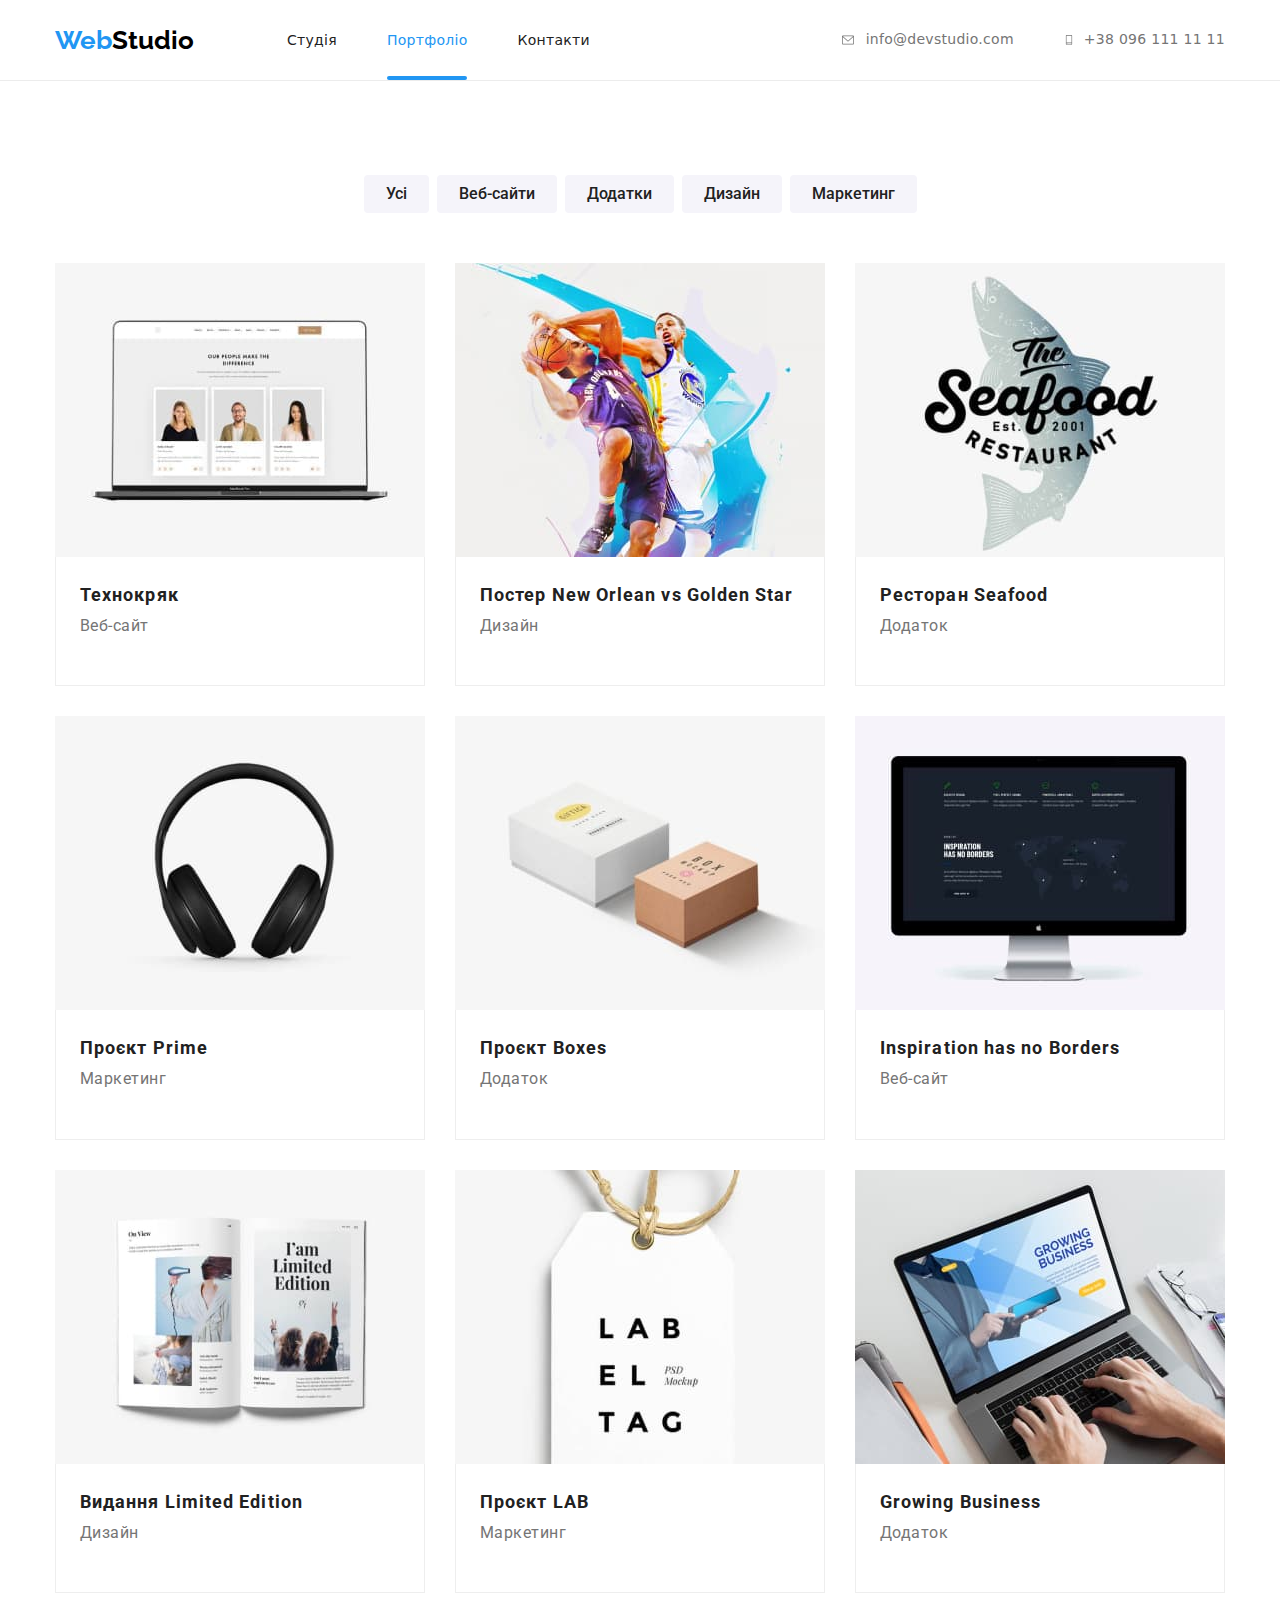
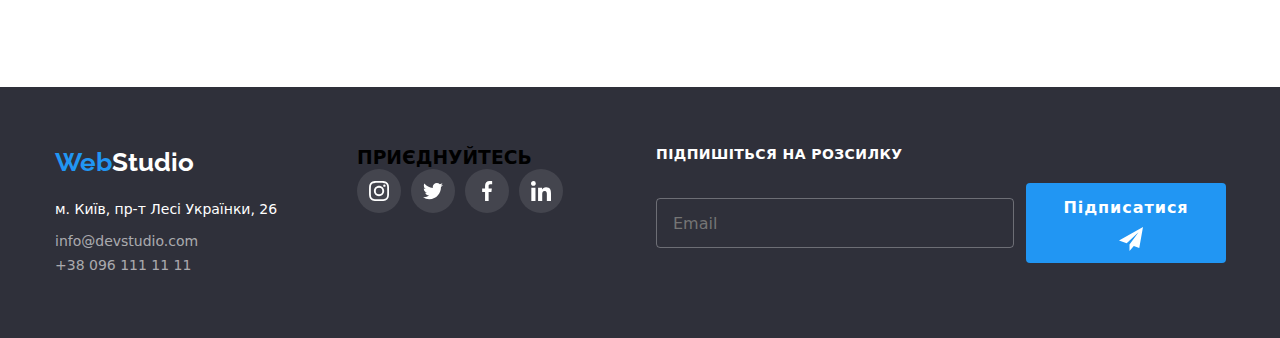
<file: portfolio.html>
<!DOCTYPE html>
<html lang="uk">
  <head>
    <meta charset="UTF-8" />
    <meta http-equiv="X-UA-Compatible" content="IE=edge" />
    <meta name="viewport" content="width=device-width, initial-scale=1.0" />
    <title>портфоліо</title>
    <link
      href="https://fonts.googleapis.com/css2?family=Raleway:wght@700&family=Roboto:wght@400;500;700;900&display=swap"
      rel="stylesheet"
    />
    <link
      rel="stylesheet"
      href="https://cdnjs.cloudflare.com/ajax/libs/modern-normalize/1.1.0/modern-normalize.min.css"
    />
    <link rel="stylesheet" href="./css/main.min.css" />
  </head>
  <body>
    <!-- основна навігація -->
    <!-- хедер -->
    <!-- основна навігація -->
    <header class="page-header">
      <div class="conteiner">
        <nav class="nav-menu">
          <a href="./index.html" class="nav-menu__logo"
            >Web<span class="nav-menu__logo--accent">Studio</span></a
          >
          <ul class="site-nav">
            <li class="site-nav__item">
              <a href="./index.html" class="site-nav__link">Студія</a>
            </li>
            <li class="site-nav__item">
              <a
                href="./portfolio.html"
                class="site-nav__link site-nav__link--current"
                >Портфоліо</a
              >
            </li>
            <li class="site-nav__item">
              <a href="" class="site-nav__link">Контакти</a>
            </li>
          </ul>
          <ul class="nav-contacts">
            <li class="nav-contacts__item">
              <a href="mailto:info@devstudio.com" class="nav-contacts__link"
                ><svg class="nav-contacts__icon" width="16" height="12">
                  <use href="./images/symbol-defs.svg#envelope"></use></svg
                >info@devstudio.com</a
              >
            </li>
            <li class="nav-contacts__item">
              <a href="tel:+380961111111" class="nav-contacts__link"
                ><svg class="nav-contacts__icon" width="10" height="16">
                  <use href="./images/symbol-defs.svg#smartphone"></use></svg
                >+38 096 111 11 11</a
              >
            </li>
          </ul>
        </nav>
      </div>
    </header>

    <!-- портфоліо -->
    <main class="page">
      <section class="section">
        <div class="conteiner">
          <h1 class="visible-hidden">Портфоліо</h1>

          <!-- фільтр -->
          <ul class="filter-list">
            <li class="filter-list__item">
              <button type="button" class="filter-list__button">Усі</button>
            </li>
            <li class="filter-list__item">
              <button type="button" class="filter-list__button">
                Веб-сайти
              </button>
            </li>
            <li class="filter-list__item">
              <button type="button" class="filter-list__button">Додатки</button>
            </li>
            <li class="filter-list__item">
              <button type="button" class="filter-list__button">Дизайн</button>
            </li>
            <li class="filter-list__item">
              <button type="button" class="filter-list__button">
                Маркетинг
              </button>
            </li>
          </ul>

          <!-- перелік проектів -->
          <ul class="projects">
            <li class="projects__item">
              <a href="" class="projects__link">
                <div class="projects__photo">
                  <img src="./images/img7.jpg" alt="фото проекту" width="370" />
                  <div class="projects__thumb">
                    <p class="projects-text">
                      Ресурс пропонує комплексні пропозиції з різним рівнем
                      функціоналу та сервісів. Все це дозволить відвідувачу
                      отримати вичерпні відомості про компанію чи приватну
                      особу.
                    </p>
                  </div>
                </div>
                <div class="projects__sub-title">
                  <h2 class="title projects__section-title">Технокряк</h2>
                  <p class="projects__example-text">Веб-сайт</p>
                </div>
              </a>
            </li>
            <li class="projects__item">
              <a href="" class="projects__link">
                <div class="projects__photo">
                  <img src="./images/img8.jpg" alt="фото проекту" width="370" />
                  <div class="projects__thumb">
                    <p class="projects-text">
                      Ресурс пропонує комплексні пропозиції з різним рівнем
                      функціоналу та сервісів. Все це дозволить відвідувачу
                      отримати вичерпні відомості про компанію чи приватну
                      особу.
                    </p>
                  </div>
                </div>
                <div class="projects__sub-title">
                  <h2 class="title projects__section-title">
                    Постер New Orlean vs Golden Star
                  </h2>
                  <p class="projects__example-text">Дизайн</p>
                </div>
              </a>
            </li>
            <li class="projects__item">
              <a href="" class="projects__link">
                <div class="projects__photo">
                  <img src="./images/img9.jpg" alt="фото проекту" width="370" />
                  <div class="projects__thumb">
                    <p class="projects-text">
                      Ресурс пропонує комплексні пропозиції з різним рівнем
                      функціоналу та сервісів. Все це дозволить відвідувачу
                      отримати вичерпні відомості про компанію чи приватну
                      особу.
                    </p>
                  </div>
                </div>
                <div class="projects__sub-title">
                  <h2 class="title projects__section-title">
                    Ресторан Seafood
                  </h2>
                  <p class="projects__example-text">Додаток</p>
                </div>
              </a>
            </li>
            <li class="projects__item">
              <a href="" class="projects-__ink">
                <div class="projects__photo">
                  <img
                    src="./images/img10.jpg"
                    alt="фото проекту"
                    width="370"
                  />
                  <div class="projects__thumb">
                    <p class="projects-text">
                      Ресурс пропонує комплексні пропозиції з різним рівнем
                      функціоналу та сервісів. Все це дозволить відвідувачу
                      отримати вичерпні відомості про компанію чи приватну
                      особу.
                    </p>
                  </div>
                </div>
                <div class="projects__sub-title">
                  <h2 class="title projects__section-title">Проєкт Prime</h2>
                  <p class="projects__example-text">Маркетинг</p>
                </div>
              </a>
            </li>
            <li class="projects__item">
              <a href="" class="projects__link">
                <div class="projects__photo">
                  <img
                    src="./images/img11.jpg"
                    alt="фото проекту"
                    width="370"
                  />
                  <div class="projects__thumb">
                    <p class="projects-text">
                      Ресурс пропонує комплексні пропозиції з різним рівнем
                      функціоналу та сервісів. Все це дозволить відвідувачу
                      отримати вичерпні відомості про компанію чи приватну
                      особу.
                    </p>
                  </div>
                </div>
                <div class="projects__sub-title">
                  <h2 class="title projects__section-title">Проєкт Boxes</h2>
                  <p class="projects__example-text">Додаток</p>
                </div>
              </a>
            </li>
            <li class="projects__item">
              <a href="" class="projects__link">
                <div class="projects__photo">
                  <img
                    src="./images/img12.jpg"
                    alt="фото проекту"
                    width="370"
                  />
                  <div class="projects__thumb">
                    <p class="projects-text">
                      Ресурс пропонує комплексні пропозиції з різним рівнем
                      функціоналу та сервісів. Все це дозволить відвідувачу
                      отримати вичерпні відомості про компанію чи приватну
                      особу.
                    </p>
                  </div>
                </div>
                <div class="projects__sub-title">
                  <h2 class="title projects__section-title">
                    Inspiration has no Borders
                  </h2>
                  <p class="projects__example-text">Веб-сайт</p>
                </div>
              </a>
            </li>
            <li class="projects__item">
              <a href="" class="projects__link">
                <div class="projects__photo">
                  <img
                    src="./images/img13.jpg"
                    alt="фото проекту"
                    width="370"
                  />
                  <div class="projects__thumb">
                    <p class="projects-text">
                      Ресурс пропонує комплексні пропозиції з різним рівнем
                      функціоналу та сервісів. Все це дозволить відвідувачу
                      отримати вичерпні відомості про компанію чи приватну
                      особу.
                    </p>
                  </div>
                </div>
                <div class="projects__sub-title">
                  <h2 class="title projects__section-title">
                    Видання Limited Edition
                  </h2>
                  <p class="projects__example-text">Дизайн</p>
                </div>
              </a>
            </li>
            <li class="projects__item">
              <a href="" class="projects__link">
                <div class="projects__photo">
                  <img
                    src="./images/img14.jpg"
                    alt="фото проекту"
                    width="370"
                  />
                  <div class="projects__thumb">
                    <p class="projects-text">
                      Ресурс пропонує комплексні пропозиції з різним рівнем
                      функціоналу та сервісів. Все це дозволить відвідувачу
                      отримати вичерпні відомості про компанію чи приватну
                      особу.
                    </p>
                  </div>
                </div>
                <div class="projects__sub-title">
                  <h2 class="title projects__section-title">Проєкт LAB</h2>
                  <p class="projects__example-text">Маркетинг</p>
                </div>
              </a>
            </li>
            <li class="projects__item">
              <a href="" class="projects__link">
                <div class="projects__photo">
                  <img
                    src="./images/img15.jpg"
                    alt="фото проекту"
                    width="370"
                  />
                  <div class="projects__thumb">
                    <p class="projects-text">
                      Ресурс пропонує комплексні пропозиції з різним рівнем
                      функціоналу та сервісів. Все це дозволить відвідувачу
                      отримати вичерпні відомості про компанію чи приватну
                      особу.
                    </p>
                  </div>
                </div>
                <div class="projects__sub-title">
                  <h2 class="title projects__section-title">
                    Growing Business
                  </h2>
                  <p class="projects__example-text">Додаток</p>
                </div>
              </a>
            </li>
          </ul>
        </div>
      </section>
    </main>

    <!--футер -->
    <footer class="page-footer">
      <div class="page-footer__conteiner conteiner">
        <div>
          <a href="./index.html" class="page-footer__logo footer-logo"
            >Web<span class="page-footer__logo--accent">Studio</span></a
          >
          <address class="footer-address">
            <ul>
              <li class="footer-address__list">
                <a
                  href="https://goo.gl/maps/Py5ExuETCazi23TDA"
                  target="_blank"
                  rel="noopener noreferrer"
                  class="footer-address__link"
                  >м. Київ, пр-т Лесі Українки, 26</a
                >
              </li>
              <li class="footer-link">
                <a
                  href="mailto:info@devstudio.com"
                  class="footer-address__contact-link"
                  >info@devstudio.com</a
                >
              </li>
              <li class="footer-link">
                <a href="tel:+380961111111" class="footer-address__contact-link"
                  >+38 096 111 11 11</a
                >
              </li>
            </ul>
          </address>
        </div>
        <div class="footer-social">
          <h3 class="footer-socia__title">ПРИЄДНУЙТЕСЬ</h3>
          <ul class="footer-social__links">
            <li class="footer-social__item">
              <a class="footer-social__link" href="#">
                <svg class="footer-social__icon" width="20" height="20">
                  <use href="./images/symbol-defs.svg#instagram"></use>
                </svg>
              </a>
            </li>
            <li class="footer-social__item">
              <a class="footer-social__link" href="#">
                <svg class="footer-social__icon" width="20" height="20">
                  <use href="./images/symbol-defs.svg#twitter"></use>
                </svg>
              </a>
            </li>
            <li class="footer-social__item">
              <a class="footer-social__link" href="#">
                <svg class="footer-social__icon" width="20" height="20">
                  <use href="./images/symbol-defs.svg#facebook"></use>
                </svg>
              </a>
            </li>
            <li class="footer-social__item">
              <a class="footer-social__link" href="#">
                <svg class="footer-social__icon" width="20" height="20">
                  <use href="./images/symbol-defs.svg#linkedin"></use>
                </svg>
              </a>
            </li>
          </ul>
        </div>
        <div class="footer-thumb">
          <p class="footer-thumb__text">Підпишіться на розсилку</p>
          <form class="footer-thumb__form">
            <input
              type="email"
              name="email"
              class="footer-thumb__input"
              placeholder="Email"
            />
            <button type="submit" class="footer-thumb__button">
              Підписатися<svg
                class="footer-thumb__button-svg"
                width="24"
                height="24"
              >
                <use href="./images/symbol-defs.svg#icon-send"></use>
              </svg>
            </button>
          </form>
        </div>
      </div>
    </footer>
  </body>
</html>
</file>
<file: css/main.min.css>
:root{--primery-text-color: #757575;--title-text-color: #212121;--hover-focus-link-color: #2196f3;--filters-button-color: #212121;--filters-button-bcg-color: #f5f4fa;--filters-button-color-hover: #ffffff;--filters-button-bcg-color-focus: #2196f3;--input-border-color-focus: #2196f3}.conteiner{width:1200px;padding-left:15px;padding-right:15px;margin:0 auto}ul{list-style:none;padding:0;margin:0}a{text-decoration:none;color:inherit}h1,h2,h3,h4,h5,h6{margin:0}p{margin:0}address{font-style:normal}button{font-family:inherit;padding:0;margin:0}img{display:block;max-width:100%;height:auto}.section{padding-top:94px;padding-bottom:94px}button{font-family:inherit}ul{list-style:none}a{text-decoration:none}.visible-hidden{position:absolute;white-space:nowrap;width:1px;height:1px;overflow:hidden;border:0;padding:0;clip:rect(0 0 0 0);clip-path:inset(50%);margin:-1px}.page{color:var(--primery-text-color);font-family:Roboto,sans-serif;letter-spacing:.03em;margin:0}.page-header{border-bottom:1px solid #ececec;background-color:#fff}.nav-menu{display:flex;align-items:center}.nav-menu__logo{margin-right:93px;color:#2196f3;font-family:Raleway,sans-serif;font-weight:700;font-size:26px;line-height:1.19}.nav-menu__logo--accent{color:#000}.site-nav{display:flex;align-items:center}.site-nav__item+.site-nav__item{margin-left:50px}.site-nav__link{position:relative;color:var(--title-text-color);font-weight:500;font-size:14px;line-height:1.14;letter-spacing:.02em;transition:color 250ms cubic-bezier(0.4, 0, 0.2, 1)}.site-nav__link:hover,.site-nav__link:focus{color:var(--hover-focus-link-color);transition:color 250ms cubic-bezier(0.4, 0, 0.2, 1)}.site-nav__link--current::after{content:"";position:absolute;bottom:-32px;left:0;display:block;width:100%;height:4px;background:#2196f3;border-radius:2px}.site-nav__link--current{color:#2196f3}.nav-contacts{display:flex;align-items:center;margin-left:auto}.nav-contacts__item{margin-left:50px}.nav-contacts__link{display:flex;padding:32px 0px;align-items:center;color:var(--primery-text-color);font-weight:500;font-size:14px;line-height:1.14;letter-spacing:.02em;transition:color 250ms cubic-bezier(0.4, 0, 0.2, 1)}.nav-contacts__link:hover,.nav-contacts__link:focus{color:var(--hover-focus-link-color);transition:color 250ms cubic-bezier(0.4, 0, 0.2, 1)}.nav-contacts__icon{vertical-align:middle;margin-right:10px;fill:var(--primery-text-color);transition:fill 250ms cubic-bezier(0.4, 0, 0.2, 1)}.nav-contacts__link:hover .nav-contacts__icon,.nav-contacts__link:focus .nav-contacts__icon{fill:var(--hover-focus-link-color);transition:fill 250ms cubic-bezier(0.4, 0, 0.2, 1)}.hero-conteiner{text-align:center;width:696px}.hero{max-width:1600px;margin:auto;padding-top:200px;padding-bottom:200px;background:linear-gradient(rgba(47, 48, 58, 0.4), rgba(47, 48, 58, 0.4)),url("../images/img-bg.jpg"),#2f303a;background-size:cover;background-position:center;background-repeat:no-repeat}.hero__title{margin-bottom:30px;color:#fff;font-weight:900;font-size:44px;line-height:1.36;text-align:center;letter-spacing:.06em;text-transform:uppercase}.hero__button{margin:0 auto;padding:10px 32px;border-radius:4px;border:none;color:#fff;background-color:#2196f3;font-weight:700;font-size:16px;line-height:1.88;letter-spacing:.06em;cursor:pointer}.hero__button:hover,.hero__button:focus{box-shadow:0px 4px 4px rgba(0,0,0,.15);transition:box-shadow 250ms cubic-bezier(0.4, 0, 0.2, 1)}.features{margin-bottom:10px}.section-features{padding-bottom:0}.section-features__block{display:flex;gap:30px}.section-features__item{width:270px}.section-features__icon{width:270px;height:120px;margin-bottom:30px;border-radius:4px;display:flex;justify-content:center;align-items:center;background:#f5f4fa}.section-features__title{color:var(--title-text-color);font-weight:700;font-size:14px;line-height:1.14;text-transform:uppercase}.section-features __text{color:var(--primery-text-color);font-size:14px;line-height:1.71}.section-jobs__title{margin-bottom:50px;color:var(--title-text-color);font-weight:700;font-size:36px;line-height:1.16;text-align:center}.section-jobs__list{display:flex;gap:30px}.section-jobs__item{position:relative}.section-jobs__block{position:absolute;left:0;bottom:0;width:100%;padding:27px 0px;text-align:center;background-color:rgba(47,48,58,.8)}.section-jobs__text{font-weight:700;font-size:14px;line-height:1.14;letter-spacing:.03em;text-transform:uppercase;color:#fff}.section-team{background-color:#f5f4fa}.section-team__title{margin-bottom:50px;color:var(--title-text-color);font-weight:700;font-size:36px;line-height:1.16;text-align:center}.section-team__list{display:flex;gap:30px}.user-img{width:270px}.user-about{width:270px;padding-top:30px;border:1px solid #eee;border-radius:0px 0px 4px 4px;box-shadow:0px 3px 1px rgba(0,0,0,.1),0px 1px 2px rgba(0,0,0,.08),0px 2px 2px rgba(0,0,0,.12)}.user-about__title{margin-bottom:10px;color:var(--title-text-color);font-weight:500;font-size:16px;line-height:1.18;text-align:center}.user-about__work-name{text-align:center;margin-bottom:16px}.social-links{display:flex;gap:10px;justify-content:center;padding:0px 32px 30px 32px}.social-links__link{display:flex;justify-content:center;align-items:center;width:44px;height:44px;border-radius:50%;transition:background-color 250ms cubic-bezier(0.4, 0, 0.2, 1)}.social-links__link:hover,.social-links__link:focus{background-color:var(--hover-focus-link-color);transition:background-color 250ms cubic-bezier(0.4, 0, 0.2, 1)}.social-links__icon{fill:#afb1b8;transition:fill 250ms cubic-bezier(0.4, 0, 0.2, 1)}.social-links__link:hover .social-links__icon,.social-links__link:focus .social-links__icon{fill:#fff;transition:fill 250ms cubic-bezier(0.4, 0, 0.2, 1)}.clients__title{margin-bottom:50px;color:var(--title-text-color);font-weight:700;font-size:36px;line-height:1.16;text-align:center}.clients__list{display:flex;justify-content:center;align-items:center;gap:30px}.clients__link{display:block;width:170px;height:92px;padding:16px 32px;border:1px solid #afb1b8;border-radius:4px;transition:border-color 250ms cubic-bezier(0.4, 0, 0.2, 1)}.clients__link:hover,.clients__link:focus{border-color:var(--hover-focus-link-color);transition:border-color 250ms cubic-bezier(0.4, 0, 0.2, 1)}.clients__icon{fill:#afb1b8;transition:fill 250ms cubic-bezier(0.4, 0, 0.2, 1)}.clients__link:hover .clients__icon,.clients .clients__link:focus .clients-icon{fill:var(--hover-focus-link-color);transition:fill 250ms cubic-bezier(0.4, 0, 0.2, 1)}.page-footer{padding:60px 0;background-color:#2f303a}.page-footer__logo{margin-right:93px;color:#2196f3;font-family:Raleway,sans-serif;font-weight:700;font-size:26px;line-height:1.19}.page-footer__logo--accent{color:#fff}.page-footer__conteiner{display:flex}.footer-address{margin-top:20px}.footer-address__list:not(:last-child){margin-bottom:8px}.footer-address__link{color:#fff;font-size:14px;line-height:1.71;font-style:normal;transition:color 250ms cubic-bezier(0.4, 0, 0.2, 1)}.footer-address__link:hover,.footer-address__link:focus{color:var(--hover-focus-link-color);transition:color 250ms cubic-bezier(0.4, 0, 0.2, 1)}.footer-address__contact-link{color:rgba(255,255,255,.6);font-size:14px;line-height:1.71;font-style:normal;transition:color 250ms cubic-bezier(0.4, 0, 0.2, 1)}.footer-address__contact-link:hover,.footer-address__contact-link:focus{color:var(--hover-focus-link-color);transition:color 250ms cubic-bezier(0.4, 0, 0.2, 1)}.footer-social{margin-left:70px}.footer-social__title{margin-bottom:20px;font-weight:700;font-size:14px;line-height:1.14;letter-spacing:.03em;color:#fff}.footer-social__links{display:flex;gap:10px;transition:1250ms cubic-bezier(0.4, 0, 0.2, 1)}.footer-social__link{display:flex;justify-content:center;align-items:center;width:44px;height:44px;padding:12px;text-align:center;border-radius:50%;transition:background-color 250ms cubic-bezier(0.4, 0, 0.2, 1);background-color:rgba(255,255,255,.1)}.footer-social__link:hover,.footer-social__link:focus{background-color:var(--hover-focus-link-color);transition:background-color 250ms cubic-bezier(0.4, 0, 0.2, 1)}.footer-social__icon{fill:#fff}.footer-thumb{margin-left:93px}.footer-thumb__text{margin-bottom:20px;font-weight:700;font-size:14px;line-height:1.14;letter-spacing:.03em;text-transform:uppercase;color:#fff}.footer-thumb__input{width:358px;height:50px;padding-left:16px;border:1px solid rgba(255,255,255,.3);border-radius:4px;color:#fff;background-color:rgba(0,0,0,0)}.footer-thumb__button{width:200px;margin-left:12px;padding:10px 28px;background:#2196f3;border-radius:4px;border:rgba(0,0,0,0);font-weight:700;font-size:16px;line-height:1.88;letter-spacing:.06em;color:#fff;transition:box-shadow 250ms cubic-bezier(0.4, 0, 0.2, 1)}.footer-thumb__button:hover,.footer-thumb__button:focus{box-shadow:0px 4px 4px rgba(0,0,0,.15);transition:box-shadow 250ms cubic-bezier(0.4, 0, 0.2, 1)}.footer-thumb__button-svg{vertical-align:middle;margin-left:10px}.footer-thumb__form{display:flex;align-items:center}.backdrop{position:fixed;top:0;left:0;width:100%;height:100%;background:rgba(0,0,0,.2);transform:scale(1);transition:2250ms cubic-bezier(0.4, 0, 0.2, 1)}.backdrop.is-hidden{opacity:0;pointer-events:none;visibility:hidden}.close-modal{position:absolute;top:50%;left:50%;transform:translate(-50%, -50%);width:528px;height:581px;padding:40px;background:#fff;border-radius:4px;box-shadow:0px 1px 3px rgba(0,0,0,.12),0px 1px 1px rgba(0,0,0,.14),0px 2px 1px rgba(0,0,0,.2)}.close-modal__button,.close-modal__button:focus{display:flex;justify-content:center;align-items:center;position:absolute;right:0;top:0;transform:translate(-8px, 8px);width:30px;height:30px;background:rgba(0,0,0,0);border:1px solid rgba(0,0,0,.1);border-radius:50%;cursor:pointer;outline:none}.close-modal__svg{transition:fill 250ms cubic-bezier(0.4, 0, 0.2, 1)}.close-modal__button:hover .close-modal__svg,.close-modal__button:focus .close-modal__svg{fill:var(--input-border-color-focus);transition:fill 250ms cubic-bezier(0.4, 0, 0.2, 1)}.modal-form__title{margin-bottom:12px;font-weight:700;font-size:20px;line-height:1.15;text-align:center;letter-spacing:.03em;color:#212121}.modal-form__label{display:block;padding-bottom:4px;font-size:12px;line-height:1.16;letter-spacing:.01em;color:#757575}.modal-form__input-wrapper{position:relative;margin-bottom:10px}.modal-form__input{height:40px;padding:12px 16px;border:1px solid rgba(33,33,33,.2);font-size:12px;line-height:1.16;letter-spacing:.01em;color:#212121;transition:border-color 250ms cubic-bezier(0.4, 0, 0.2, 1)}.modal-form__input:hover,.modal-form__input:focus{border-color:var(--input-border-color-focus);transition:border-color 250ms cubic-bezier(0.4, 0, 0.2, 1)}.modal-form__input-icon{position:absolute;left:12px;top:50%;transform:translateY(-50%);transition:fill 250ms cubic-bezier(0.4, 0, 0.2, 1)}.modal-form__input:hover+.modal-form__input-icon,.modal-form__input:focus+.modal-form__input-icon{fill:var(--input-border-color-focus);transition:fill 250ms cubic-bezier(0.4, 0, 0.2, 1)}.modal-form__textarea{height:120px;padding:12px 16px;resize:none;margin-bottom:20px;border:1px solid rgba(33,33,33,.2);border-radius:4px;transition:border-color 250ms cubic-bezier(0.4, 0, 0.2, 1)}.modal-form__textarea::placeholder{font-weight:400;font-size:12px;line-height:1.16;letter-spacing:.01em;color:rgba(117,117,117,.5)}.modal-form__textarea:hover,.modal-form__textarea:focus{border-color:var(--input-border-color-focus);transition:border-color 250ms cubic-bezier(0.4, 0, 0.2, 1)}.modal-form__check-label{position:relative;display:flex;margin-bottom:40px;align-items:center;font-weight:400;font-size:14px;line-height:1.71;letter-spacing:.03em;color:#757575}.modal-form__input-check{display:block;position:absolute;width:0;height:0;opacity:0;left:0;bottom:0}.modal-form__checkbox{border-radius:2px;cursor:pointer;margin-right:7px;border:2px solid #000}.modal-form__input-check:checked+.modal-form__checkbox{border:none;background-color:#2196f3;background-image:url(../images/icon\ check.svg)}.modal-form__input-check:checked+.modal-form__checkbox .modal-form__checkbox-icon{display:block}.modal-form__check-link{font-weight:400;font-size:14px;line-height:1.71;letter-spacing:.03em;text-decoration-line:underline;color:#2196f3}.modal-form__submit-button{display:block;text-align:center;margin:0 auto;width:200px;height:50px;background-color:var(--filters-button-bcg-color-focus);border:rgba(0,0,0,0);border-radius:4px;cursor:pointer;transition:box-shadow 250ms cubic-bezier(0.4, 0, 0.2, 1);font-weight:700;font-size:16px;line-height:1.88;letter-spacing:.06em;color:#fff}.modal-form__submit-button:hover,.modal-form__submit-button:focus{box-shadow:0px 1px 3px rgba(0,0,0,.12),0px 1px 1px rgba(0,0,0,.14),0px 2px 1px rgba(0,0,0,.2);transition:box-shadow 250ms cubic-bezier(0.4, 0, 0.2, 1)}.input{display:block;width:100%;border-radius:4px;outline:none}.input::placeholder{color:rgba(117,117,117,.5)}.field{padding-left:42px}.filter-list{display:flex;gap:8px;margin-bottom:50px;justify-content:center}.filter-list__button{border-radius:4px;padding:6px 22px;border:rgba(0,0,0,0);cursor:pointer;color:var(--filters-button-color);background-color:var(--filters-button-bcg-color);font-weight:500;font-size:16px;line-height:1.62;text-align:center;transition:background-color 250ms cubic-bezier(0.4, 0, 0.2, 1)}.filter-list__button:hover,.filter-list__button:focus{border:rgba(0,0,0,0);box-shadow:0px 3px 1px rgba(0,0,0,.1),0px 1px 2px rgba(0,0,0,.08),0px 2px 2px rgba(0,0,0,.12);color:var(--filters-button-color-hover);background-color:var(--filters-button-bcg-color-focus);transition:background-color 250ms cubic-bezier(0.4, 0, 0.2, 1)}.projects{display:flex;gap:30px;flex-wrap:wrap}.projects__item{width:370px}.projects__link{display:inline-block;transition:250ms cubic-bezier(0.4, 0, 0.2, 1)}.projects__link:hover,.projects__link:focus{box-shadow:0px 1px 1px rgba(0,0,0,.12),0px 4px 4px rgba(0,0,0,.06),1px 4px 6px rgba(0,0,0,.16)}.projects__photo{position:relative;overflow:hidden}.projects__thumb{position:absolute;transform:translateY(100%);align-items:center;padding:63px 24px;align-self:flex-start;bottom:0;left:0;width:100%;height:100%;background-color:rgba(33,150,243,.9);font-weight:400;font-size:18px;line-height:1.56;letter-spacing:.03em;color:#fff;transition:250ms cubic-bezier(0.4, 0, 0.2, 1)}.projects__link:hover .projects__thumb,.projects__link:focus .projects__thumb{transform:translateY(0)}.projects__sub-title{padding:20px 24px;border:1px solid #eee;border-top:none}.projects__section-title{margin-bottom:4px}.projects__example-text{margin-bottom:30px}.projects .title{color:var(--title-text-color);font-weight:700;font-size:18px;line-height:2;letter-spacing:.06em}.projects .text{color:var(--primery-text-color);font-size:16px;line-height:1.88}/*# sourceMappingURL=main.min.css.map */
</file>
